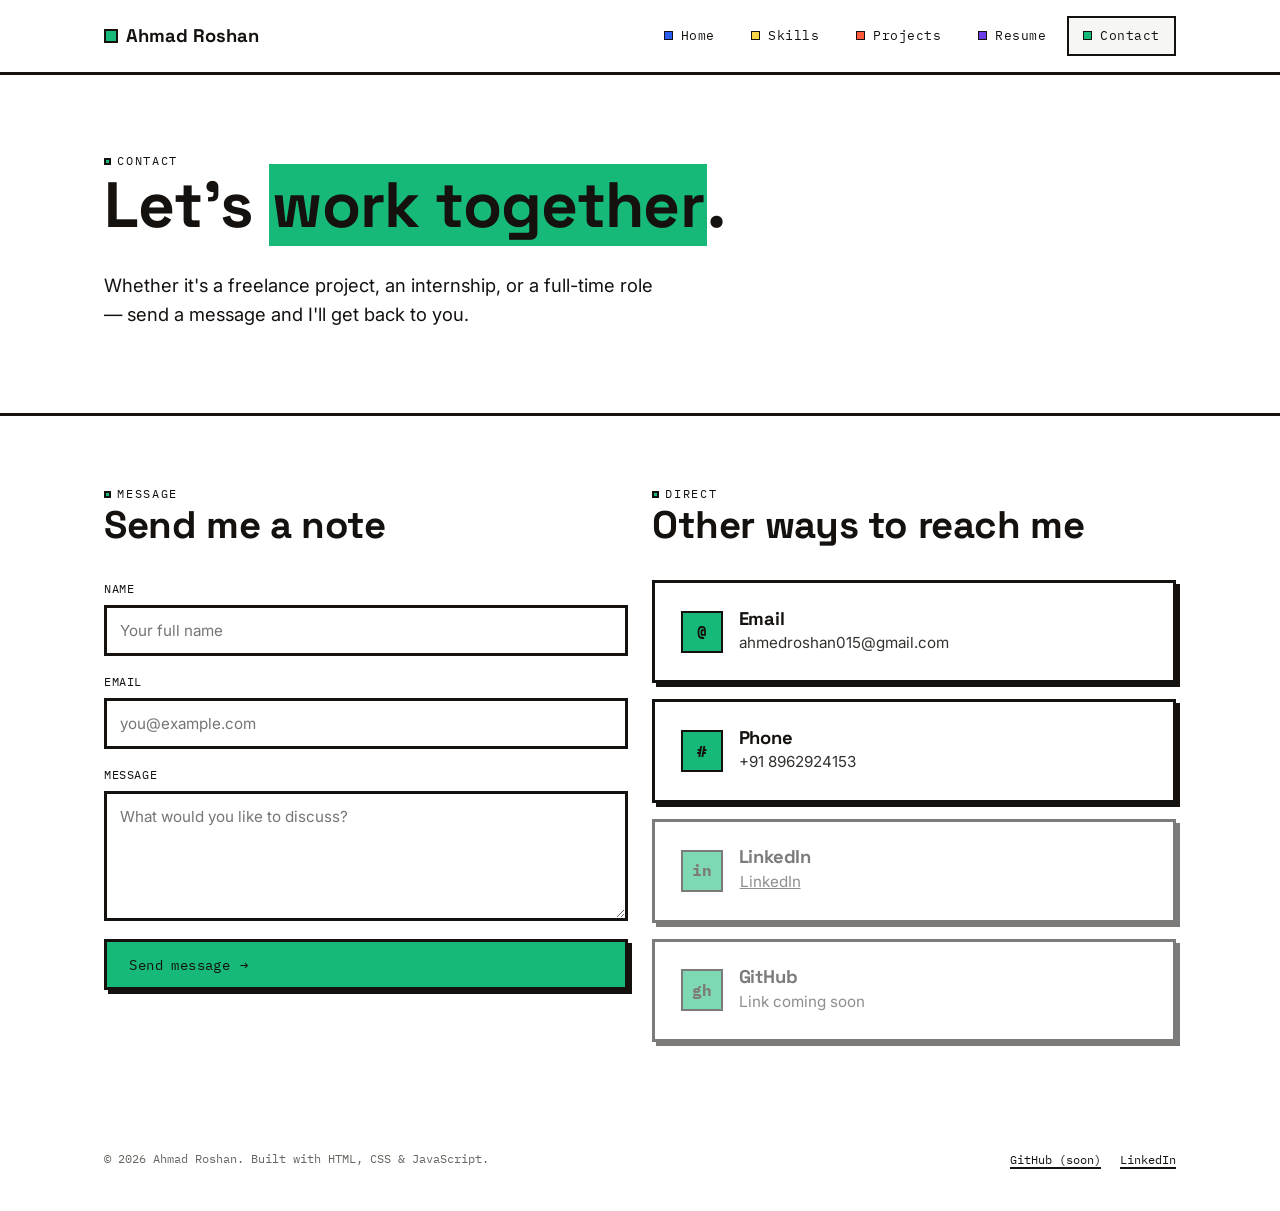
<file: contact.html>
<!DOCTYPE html>
<html lang="en">
<head>
<meta charset="UTF-8">
<meta name="viewport" content="width=device-width, initial-scale=1.0">
<title>Contact — Ahmad Roshan</title>
<meta name="description" content="Get in touch with Ahmad Roshan for freelance work, internships, or full-time front-end roles.">
<link rel="stylesheet" href="style.css">
</head>
<body class="page-contact">

<nav class="nav">
  <div class="nav-inner">
    <a href="index.html" class="logo"><span class="dot"></span>Ahmad Roshan</a>
    <ul class="nav-links">
      <li><a href="index.html" data-page="home"><span class="swatch"></span>Home</a></li>
      <li><a href="skill.html" data-page="skill"><span class="swatch"></span>Skills</a></li>
      <li><a href="project.html" data-page="project"><span class="swatch"></span>Projects</a></li>
      <li><a href="resume.html" data-page="resume"><span class="swatch"></span>Resume</a></li>
      <li><a href="contact.html" data-page="contact"><span class="swatch"></span>Contact</a></li>
    </ul>
    <button class="nav-toggle" aria-label="Toggle navigation"><span></span><span></span><span></span></button>
  </div>
</nav>

<header class="hero">
  <div class="hero-inner" style="grid-template-columns:1fr;">
    <div>
      <span class="eyebrow">Contact</span>
      <h1>Let's <span class="accent-underline">work together</span>.</h1>
      <p class="lede">Whether it's a freelance project, an internship, or a full-time role — send a message and I'll get back to you.</p>
    </div>
  </div>
</header>

<section class="section">
  <div class="wrap grid grid-2" style="align-items:start;">

    <div>
      <div class="section-head">
        <span class="eyebrow">Message</span>
        <h2>Send me a note</h2>
      </div>
      <form class="form" id="contact-form" novalidate>
        <div class="field">
          <label for="name">Name</label>
          <input type="text" id="name" name="name" required minlength="2" placeholder="Your full name">
        </div>
        <div class="field">
          <label for="email">Email</label>
          <input type="email" id="email" name="email" required placeholder="you@example.com">
        </div>
        <div class="field">
          <label for="message">Message</label>
          <textarea id="message" name="message" required minlength="10" placeholder="What would you like to discuss?"></textarea>
        </div>
        <button type="submit" class="btn btn-solid btn-arrow">Send message</button>
        <p class="form-note" id="form-status" role="status"></p>
      </form>
    </div>

    <div>
      <div class="section-head">
        <span class="eyebrow">Direct</span>
        <h2>Other ways to reach me</h2>
      </div>
      <div class="contact-info">
        <div class="card">
          <span class="icon">@</span>
          <div>
            <h3 style="margin-bottom:0.2rem;">Email</h3>
            <p style="margin:0;">ahmedroshan015@gmail.com</p>
          </div>
        </div>
        <div class="card">
          <span class="icon">#</span>
          <div>
            <h3 style="margin-bottom:0.2rem;">Phone</h3>
            <p style="margin:0;">+91 8962924153</p>
          </div>
        </div>
        <div class="card card-future">
          <span class="icon">in</span>
          <div>
            <h3 style="margin-bottom:0.2rem;">LinkedIn</h3>
            <p style="margin:1px;"><a href="https://www.linkedin.com/in/ahmad-roshan-5b6571352?utm_source=share_via&utm_content=profile&utm_medium=member_android">LinkedIn </a></p>
          </div>
        </div>
        <div class="card card-future">
          <span class="icon">gh</span>
          <div>
            <h3 style="margin-bottom:0.2rem;">GitHub</h3>
            <p style="margin:0;">Link coming soon</p>
          </div>
        </div>
      </div>
    </div>

  </div>
</section>

<footer>
  <div class="wrap footer-inner">
    <p>© 2026 Ahmad Roshan. Built with HTML, CSS &amp; JavaScript.</p>
    <ul class="footer-links">
      <li><a href="#">GitHub (soon)</a></li>
        <li><a href="https://www.linkedin.com/in/ahmad-roshan-5b6571352?utm_source=share_via&utm_content=profile&utm_medium=member_android">LinkedIn </a></li> 
    </ul>
  </div>
</footer>

<script src="script.js"></script>
<script>
  // Basic client-side validation before submission (no backend yet)
  var form = document.getElementById('contact-form');
  var status = document.getElementById('form-status');
  if (form) {
    form.addEventListener('submit', function (e) {
      e.preventDefault();
      if (form.checkValidity()) {
        status.textContent = 'Thanks — this form isn\'t wired to a backend yet, so nothing was sent. Email me directly for now.';
      } else {
        status.textContent = 'Please fill in every field before sending.';
        form.reportValidity();
      }
    });
  }
</script>
</body>
</html>
</file>
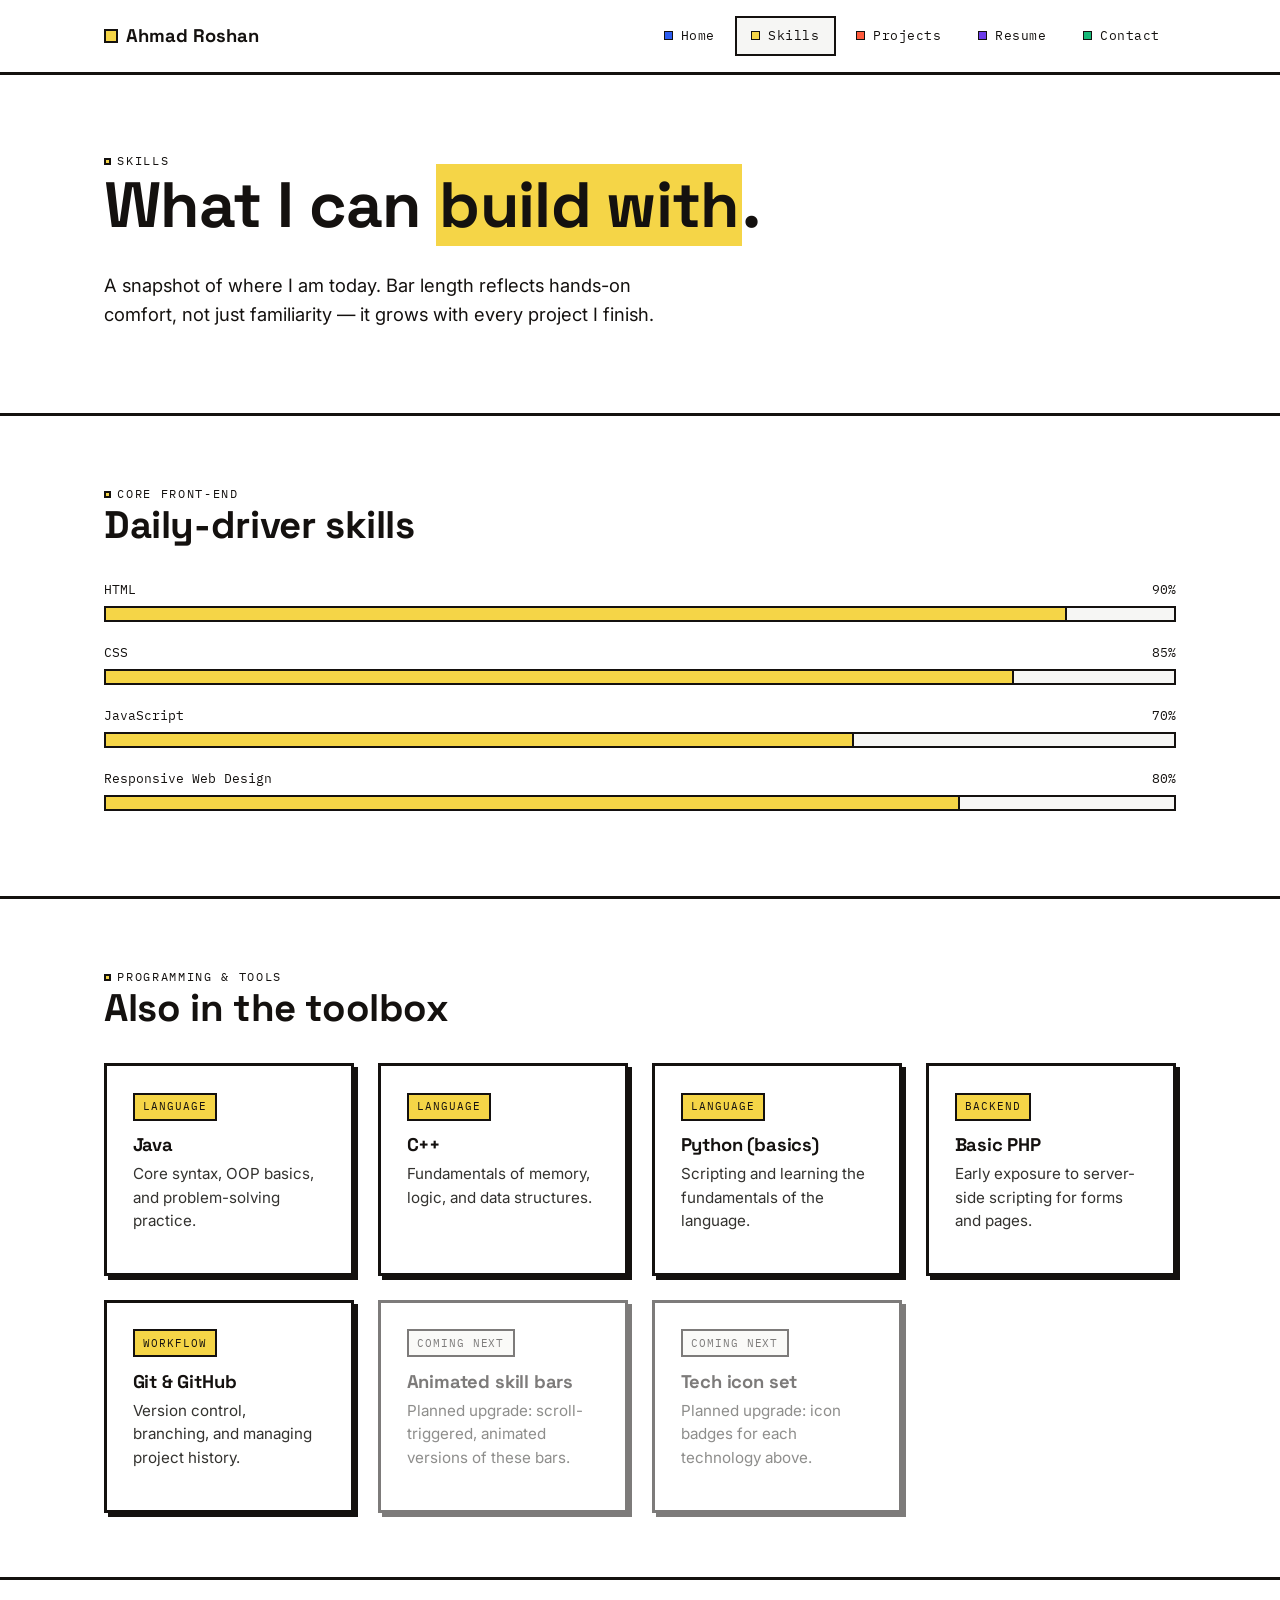
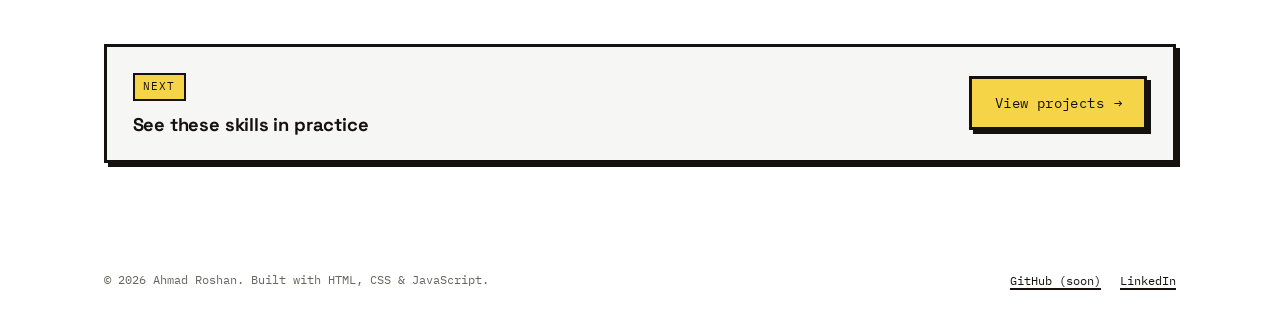
<file: skill.html>
<!DOCTYPE html>
<html lang="en">
<head>
<meta charset="UTF-8">
<meta name="viewport" content="width=device-width, initial-scale=1.0">
<title>Skills — Ahmad Roshan</title>
<meta name="description" content="Technical skills of Ahmad Roshan: HTML, CSS, JavaScript, Java, C++, Python, Git, PHP and responsive design.">
<link rel="stylesheet" href="style.css">
</head>
<body class="page-skill">

<nav class="nav">
  <div class="nav-inner">
    <a href="index.html" class="logo"><span class="dot"></span>Ahmad Roshan</a>
    <ul class="nav-links">
      <li><a href="index.html" data-page="home"><span class="swatch"></span>Home</a></li>
      <li><a href="skill.html" data-page="skill"><span class="swatch"></span>Skills</a></li>
      <li><a href="project.html" data-page="project"><span class="swatch"></span>Projects</a></li>
      <li><a href="resume.html" data-page="resume"><span class="swatch"></span>Resume</a></li>
      <li><a href="contact.html" data-page="contact"><span class="swatch"></span>Contact</a></li>
    </ul>
    <button class="nav-toggle" aria-label="Toggle navigation"><span></span><span></span><span></span></button>
  </div>
</nav>

<header class="hero">
  <div class="hero-inner" style="grid-template-columns:1fr;">
    <div>
      <span class="eyebrow">Skills</span>
      <h1>What I can <span class="accent-underline">build with</span>.</h1>
      <p class="lede">A snapshot of where I am today. Bar length reflects hands-on comfort, not just familiarity — it grows with every project I finish.</p>
    </div>
  </div>
</header>

<section class="section">
  <div class="wrap">
    <div class="section-head">
      <span class="eyebrow">Core front-end</span>
      <h2>Daily-driver skills</h2>
    </div>

    <div class="skill-row">
      <div class="skill-row-top"><span>HTML</span><span>90%</span></div>
      <div class="skill-track"><div class="skill-fill" style="width:90%"></div></div>
    </div>
    <div class="skill-row">
      <div class="skill-row-top"><span>CSS</span><span>85%</span></div>
      <div class="skill-track"><div class="skill-fill" style="width:85%"></div></div>
    </div>
    <div class="skill-row">
      <div class="skill-row-top"><span>JavaScript</span><span>70%</span></div>
      <div class="skill-track"><div class="skill-fill" style="width:70%"></div></div>
    </div>
    <div class="skill-row">
      <div class="skill-row-top"><span>Responsive Web Design</span><span>80%</span></div>
      <div class="skill-track"><div class="skill-fill" style="width:80%"></div></div>
    </div>
  </div>
</section>

<section class="section">
  <div class="wrap">
    <div class="section-head">
      <span class="eyebrow">Programming &amp; tools</span>
      <h2>Also in the toolbox</h2>
    </div>
    <div class="grid grid-4">
      <div class="card">
        <span class="tag">Language</span>
        <h3>Java</h3>
        <p>Core syntax, OOP basics, and problem-solving practice.</p>
      </div>
      <div class="card">
        <span class="tag">Language</span>
        <h3>C++</h3>
        <p>Fundamentals of memory, logic, and data structures.</p>
      </div>
      <div class="card">
        <span class="tag">Language</span>
        <h3>Python (basics)</h3>
        <p>Scripting and learning the fundamentals of the language.</p>
      </div>
      <div class="card">
        <span class="tag">Backend</span>
        <h3>Basic PHP</h3>
        <p>Early exposure to server-side scripting for forms and pages.</p>
      </div>
      <div class="card">
        <span class="tag">Workflow</span>
        <h3>Git &amp; GitHub</h3>
        <p>Version control, branching, and managing project history.</p>
      </div>
      <div class="card card-future">
        <span class="tag">Coming next</span>
        <h3>Animated skill bars</h3>
        <p>Planned upgrade: scroll-triggered, animated versions of these bars.</p>
      </div>
      <div class="card card-future">
        <span class="tag">Coming next</span>
        <h3>Tech icon set</h3>
        <p>Planned upgrade: icon badges for each technology above.</p>
      </div>
    </div>
  </div>
</section>

<section class="section" style="border-bottom:none;">
  <div class="wrap">
    <div class="card" style="background:var(--paper-dim);display:flex;justify-content:space-between;align-items:center;flex-wrap:wrap;gap:1.5rem;">
      <div>
        <span class="tag">Next</span>
        <h3 style="margin-bottom:0;">See these skills in practice</h3>
      </div>
      <a href="project.html" class="btn btn-solid btn-arrow">View projects</a>
    </div>
  </div>
</section>

<footer>
  <div class="wrap footer-inner">
    <p>© 2026 Ahmad Roshan. Built with HTML, CSS &amp; JavaScript.</p>
    <ul class="footer-links">
      <li><a href="#">GitHub (soon)</a></li>
      <li><a href="https://www.linkedin.com/in/ahmad-roshan-5b6571352?utm_source=share_via&utm_content=profile&utm_medium=member_android">LinkedIn </a></li> 
    </ul>
  </div>
</footer>

<script src="script.js"></script>
</body>
</html>
</file>
<file: style.css>
/* ============================================================
   PORTFOLIO — bold color-block system
   Ink #14110F / Paper #FFFFFF
   Accents: Blue #2D5DF0 (Home) / Yellow #F5D547 (Skills)
            Coral #FF5A3C (Projects) / Purple #6C3CE9 (Resume)
            Green #17B978 (Contact)
   Display: Space Grotesk / Body: Inter / Utility: IBM Plex Mono
   ============================================================ */

@import url('https://fonts.googleapis.com/css2?family=Space+Grotesk:wght@500;700&family=Inter:wght@400;500;600&family=IBM+Plex+Mono:wght@500&display=swap');

:root{
  --ink:#14110F;
  --paper:#FFFFFF;
  --paper-dim:#F6F6F4;
  --blue:#2D5DF0;
  --yellow:#F5D547;
  --coral:#FF5A3C;
  --purple:#6C3CE9;
  --green:#17B978;
  --accent:var(--blue);
  --border:3px solid var(--ink);
  --shadow:6px 6px 0 var(--ink);
  --shadow-sm:4px 4px 0 var(--ink);
  --gap:1.5rem;
}

/* page identity — set on <body class="page-*"> */
body.page-home{--accent:var(--blue);}
body.page-skill{--accent:var(--yellow);}
body.page-project{--accent:var(--coral);}
body.page-resume{--accent:var(--purple);}
body.page-contact{--accent:var(--green);}

*,*::before,*::after{box-sizing:border-box;}
html{scroll-behavior:smooth;}
@media (prefers-reduced-motion:reduce){
  html{scroll-behavior:auto;}
  *,*::before,*::after{animation-duration:0.001ms!important;animation-iteration-count:1!important;transition-duration:0.001ms!important;}
}

body{
  margin:0;
  background:var(--paper);
  color:var(--ink);
  font-family:'Inter',sans-serif;
  font-size:16px;
  line-height:1.55;
  -webkit-font-smoothing:antialiased;
}

h1,h2,h3,h4{
  font-family:'Space Grotesk',sans-serif;
  font-weight:700;
  line-height:1.05;
  margin:0 0 0.5em;
  letter-spacing:-0.01em;
}

.eyebrow{
  font-family:'IBM Plex Mono',monospace;
  font-size:0.75rem;
  letter-spacing:0.14em;
  text-transform:uppercase;
  display:inline-flex;
  align-items:center;
  gap:0.5em;
}
.eyebrow::before{
  content:'';
  width:0.6em;height:0.6em;
  background:var(--accent);
  border:2px solid var(--ink);
  display:inline-block;
}

a{color:inherit;}
img{max-width:100%;display:block;}

.wrap{
  max-width:1120px;
  margin:0 auto;
  padding:0 1.5rem;
}

/* ---------- NAV: spine-tab bar ---------- */
.nav{
  position:sticky;top:0;z-index:50;
  background:var(--paper);
  border-bottom:var(--border);
}
.nav-inner{
  max-width:1120px;margin:0 auto;padding:0 1.5rem;
  display:flex;align-items:center;justify-content:space-between;
  height:72px;
}
.logo{
  font-family:'Space Grotesk',sans-serif;
  font-weight:700;font-size:1.15rem;
  text-decoration:none;color:var(--ink);
  display:flex;align-items:center;gap:0.5rem;
}
.logo .dot{width:14px;height:14px;background:var(--accent);border:2px solid var(--ink);}

.nav-links{
  display:flex;gap:0.25rem;list-style:none;margin:0;padding:0;
}
.nav-links a{
  text-decoration:none;
  font-family:'IBM Plex Mono',monospace;
  font-size:0.8rem;
  letter-spacing:0.04em;
  padding:0.5rem 0.9rem;
  border:2px solid transparent;
  display:flex;align-items:center;gap:0.5rem;
}
.nav-links a .swatch{width:9px;height:9px;border:1.5px solid var(--ink);}
.nav-links a[data-page="home"] .swatch{background:var(--blue);}
.nav-links a[data-page="skill"] .swatch{background:var(--yellow);}
.nav-links a[data-page="project"] .swatch{background:var(--coral);}
.nav-links a[data-page="resume"] .swatch{background:var(--purple);}
.nav-links a[data-page="contact"] .swatch{background:var(--green);}
.nav-links a.active,.nav-links a:hover{
  border:2px solid var(--ink);
  background:var(--paper-dim);
}

.nav-toggle{display:none;background:none;border:2px solid var(--ink);width:44px;height:44px;cursor:pointer;}
.nav-toggle span{display:block;width:20px;height:2px;background:var(--ink);margin:4px auto;}

/* ---------- BUTTONS ---------- */
.btn{
  font-family:'IBM Plex Mono',monospace;
  font-size:0.85rem;
  letter-spacing:0.03em;
  text-decoration:none;
  display:inline-flex;align-items:center;gap:0.6rem;
  padding:0.85rem 1.4rem;
  border:var(--border);
  background:var(--paper);
  color:var(--ink);
  box-shadow:var(--shadow-sm);
  cursor:pointer;
  transition:transform .12s ease, box-shadow .12s ease;
}
.btn:hover{transform:translate(-2px,-2px);box-shadow:6px 6px 0 var(--ink);}
.btn:active{transform:translate(0,0);box-shadow:1px 1px 0 var(--ink);}
.btn-solid{background:var(--accent);}
.btn-arrow::after{content:'→';}

/* ---------- HERO ---------- */
.hero{
  border-bottom:var(--border);
  position:relative;
  overflow:hidden;
}
.hero-inner{
  max-width:1120px;margin:0 auto;padding:4.5rem 1.5rem 3.5rem;
  display:grid;grid-template-columns:1.3fr 1fr;gap:2.5rem;align-items:center;
}
.hero h1{font-size:clamp(2.4rem,5.5vw,4rem);}
.hero h1 .accent-underline{
  background:var(--accent);
  box-shadow:inset 0 -0.28em 0 var(--accent);
  background-image:linear-gradient(transparent 62%, var(--accent) 62%);
  padding:0 0.05em;
}
.hero p.lede{font-size:1.15rem;max-width:46ch;margin:1.2rem 0 1.8rem;}
.hero-cta{display:flex;gap:1rem;flex-wrap:wrap;}

.hero-portrait{
  aspect-ratio:1/1;
  border:var(--border);
  box-shadow:var(--shadow);
  background:var(--paper-dim);
  display:flex;align-items:center;justify-content:center;
  font-family:'IBM Plex Mono',monospace;
  font-size:0.85rem;color:#8a8a86;
  position:relative;
}
.hero-portrait::before{
  content:'';position:absolute;inset:14px;
  border:2px dashed #cfcfc9;
}
.hero-portrait .badge{
  position:absolute;top:-14px;right:-14px;
  background:var(--accent);border:var(--border);
  padding:0.4rem 0.7rem;font-family:'IBM Plex Mono',monospace;font-size:0.7rem;
  transform:rotate(4deg);
}

/* ---------- SECTION ---------- */
.section{padding:4rem 0;border-bottom:var(--border);}
.section:last-of-type{border-bottom:none;}
.section-head{margin-bottom:2.2rem;max-width:60ch;}
.section-head h2{font-size:clamp(1.6rem,3.5vw,2.4rem);}

/* ---------- CARD GRID ---------- */
.grid{display:grid;gap:var(--gap);}
.grid-2{grid-template-columns:repeat(2,1fr);}
.grid-3{grid-template-columns:repeat(3,1fr);}
.grid-4{grid-template-columns:repeat(4,1fr);}

.card{
  border:var(--border);
  background:var(--paper);
  box-shadow:var(--shadow-sm);
  padding:1.6rem;
  transition:transform .15s ease, box-shadow .15s ease;
}
.card:hover{transform:translate(-3px,-3px);box-shadow:var(--shadow);}
.card .tag{
  font-family:'IBM Plex Mono',monospace;font-size:0.7rem;letter-spacing:0.08em;
  text-transform:uppercase;background:var(--accent);border:2px solid var(--ink);
  display:inline-block;padding:0.2rem 0.55rem;margin-bottom:0.9rem;
}
.card h3{font-size:1.15rem;margin-bottom:0.5rem;}
.card p{margin:0 0 0.9rem;color:#33322f;font-size:0.95rem;}

/* project card image block */
.card-media{
  aspect-ratio:16/10;border:2px solid var(--ink);background:var(--paper-dim);
  margin-bottom:1rem;display:flex;align-items:center;justify-content:center;
  font-family:'IBM Plex Mono',monospace;color:#8a8a86;font-size:0.8rem;
  background-image:repeating-linear-gradient(45deg,#eeeeea 0 10px,#f6f6f4 10px 20px);
}
.card-links{display:flex;gap:0.6rem;flex-wrap:wrap;}
.card-links a{
  font-family:'IBM Plex Mono',monospace;font-size:0.75rem;text-decoration:none;
  border-bottom:2px solid var(--ink);
}
.card.card-future{opacity:0.55;}
.card.card-future .tag{background:var(--paper-dim);}

/* ---------- SKILL BARS ---------- */
.skill-row{margin-bottom:1.3rem;}
.skill-row-top{display:flex;justify-content:space-between;font-family:'IBM Plex Mono',monospace;font-size:0.8rem;margin-bottom:0.4rem;}
.skill-track{height:16px;border:2px solid var(--ink);background:var(--paper-dim);}
.skill-fill{height:100%;background:var(--accent);border-right:2px solid var(--ink);}

/* ---------- TIMELINE (resume) ---------- */
.timeline{border-left:var(--border);padding-left:2rem;position:relative;}
.tl-item{position:relative;padding-bottom:2.2rem;}
.tl-item:last-child{padding-bottom:0;}
.tl-item::before{
  content:'';position:absolute;left:-2.08rem;top:0.2rem;
  width:14px;height:14px;background:var(--accent);border:2px solid var(--ink);
}
.tl-date{font-family:'IBM Plex Mono',monospace;font-size:0.75rem;letter-spacing:0.04em;color:#66655f;}
.tl-item h3{font-size:1.1rem;margin:0.3rem 0 0.3rem;}

/* ---------- FORM (contact) ---------- */
.form{display:grid;gap:1.1rem;max-width:560px;}
.field{display:flex;flex-direction:column;gap:0.4rem;}
.field label{font-family:'IBM Plex Mono',monospace;font-size:0.75rem;letter-spacing:0.05em;text-transform:uppercase;}
.field input,.field textarea{
  border:var(--border);padding:0.8rem;font-family:'Inter',sans-serif;font-size:0.95rem;
  background:var(--paper);
}
.field input:focus,.field textarea:focus,a:focus-visible,.btn:focus-visible{
  outline:3px solid var(--accent);outline-offset:2px;
}
.field textarea{resize:vertical;min-height:130px;}
.form-note{font-family:'IBM Plex Mono',monospace;font-size:0.78rem;color:#66655f;}

.contact-info{display:grid;gap:1rem;}
.contact-info .card{display:flex;align-items:center;gap:1rem;}
.contact-info .icon{
  width:42px;height:42px;flex:none;border:2px solid var(--ink);background:var(--accent);
  display:flex;align-items:center;justify-content:center;font-family:'IBM Plex Mono',monospace;font-weight:700;
}

/* ---------- FOOTER ---------- */
footer{padding:2.5rem 0;}
.footer-inner{display:flex;justify-content:space-between;align-items:center;flex-wrap:wrap;gap:1rem;}
.footer-inner p{font-family:'IBM Plex Mono',monospace;font-size:0.78rem;color:#66655f;margin:0;}
.footer-links{display:flex;gap:1.2rem;list-style:none;padding:0;margin:0;}
.footer-links a{font-family:'IBM Plex Mono',monospace;font-size:0.78rem;text-decoration:none;border-bottom:2px solid var(--ink);}

/* ---------- RESPONSIVE ---------- */
@media (max-width:860px){
  .grid-4{grid-template-columns:repeat(2,1fr);}
  .grid-3{grid-template-columns:repeat(2,1fr);}
  .grid-2{grid-template-columns:1fr;}
  .hero-inner{grid-template-columns:1fr;}
  .hero-portrait{max-width:280px;margin:0 auto;}
}
@media (max-width:640px){
  .grid-4,.grid-3{grid-template-columns:1fr;}
  .nav-links{
    position:absolute;top:72px;left:0;right:0;
    background:var(--paper);border-bottom:var(--border);
    flex-direction:column;gap:0;
    display:none;
  }
  .nav-links.open{display:flex;}
  .nav-links a{padding:1rem 1.5rem;border-bottom:1px solid #e7e7e3;}
  .nav-toggle{display:block;}
  .hero-cta{flex-direction:column;align-items:stretch;}
  .footer-inner{flex-direction:column;align-items:flex-start;}
}
</file>
